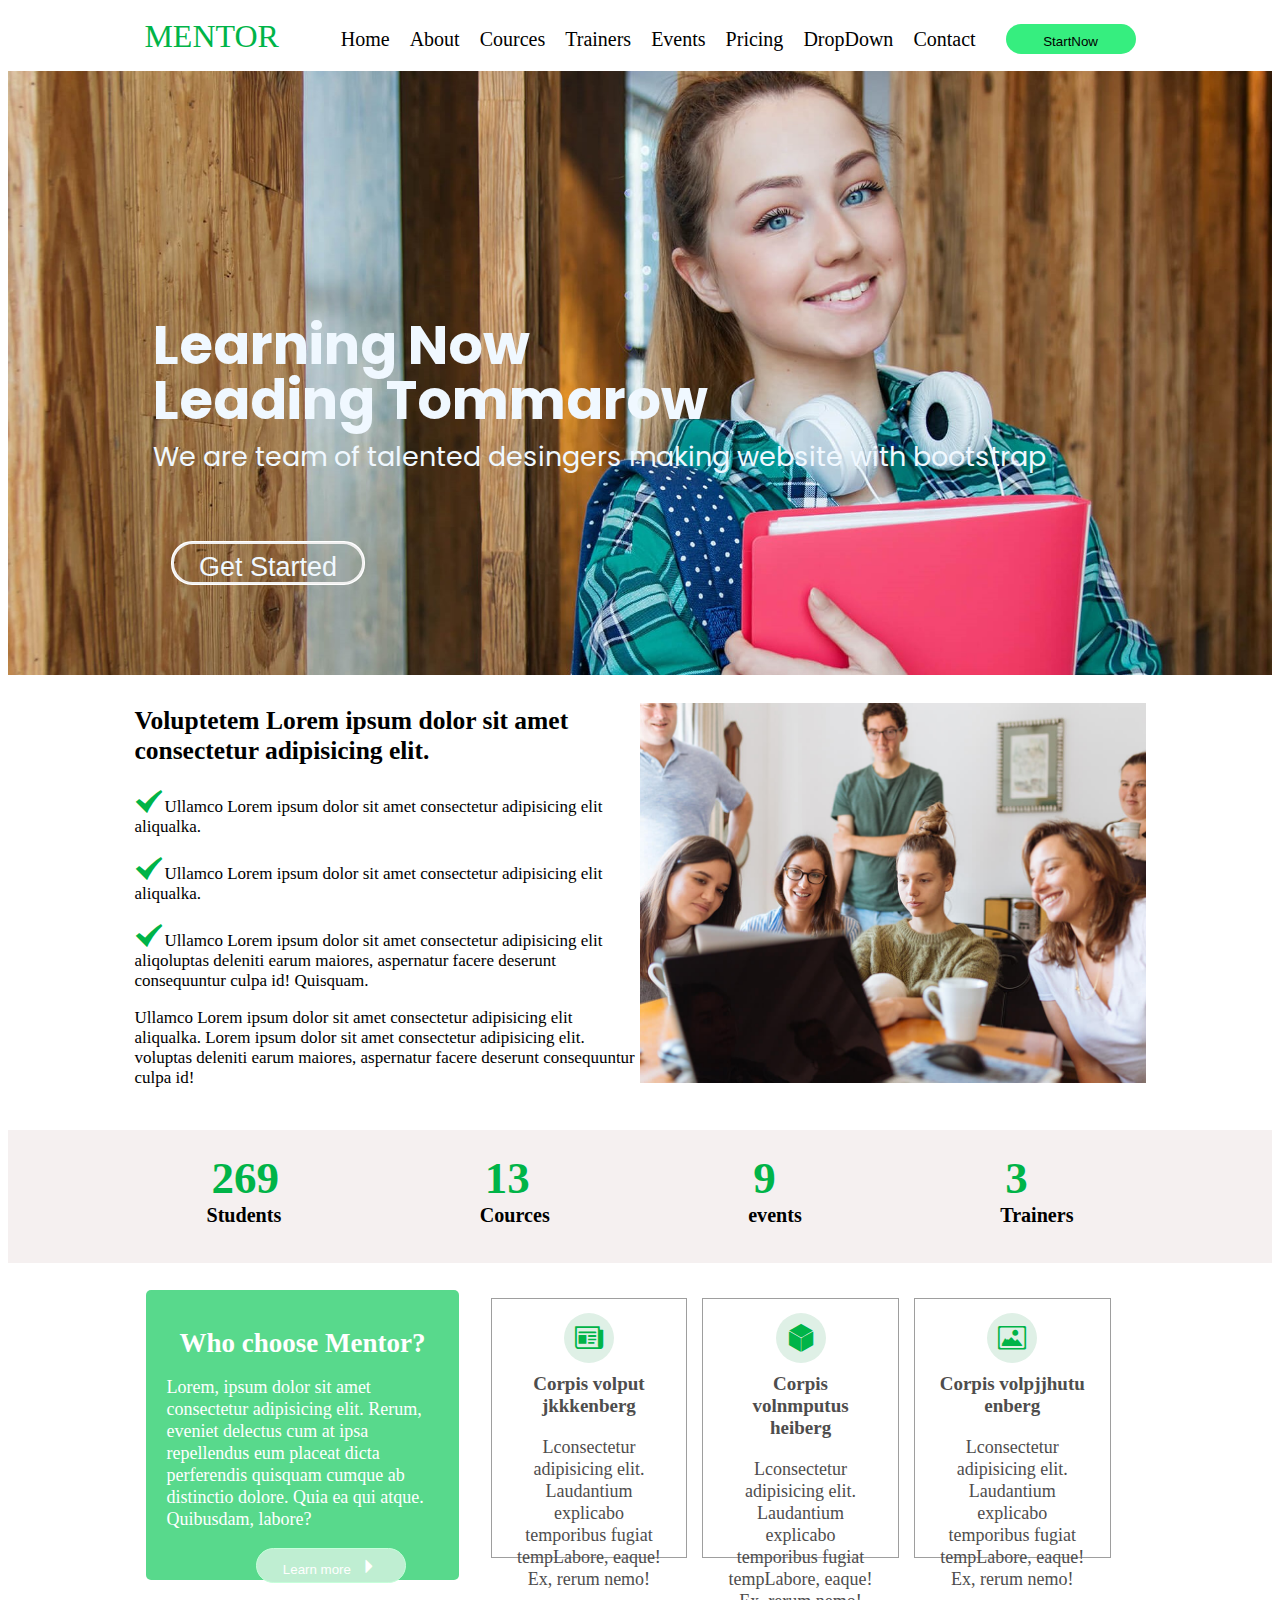
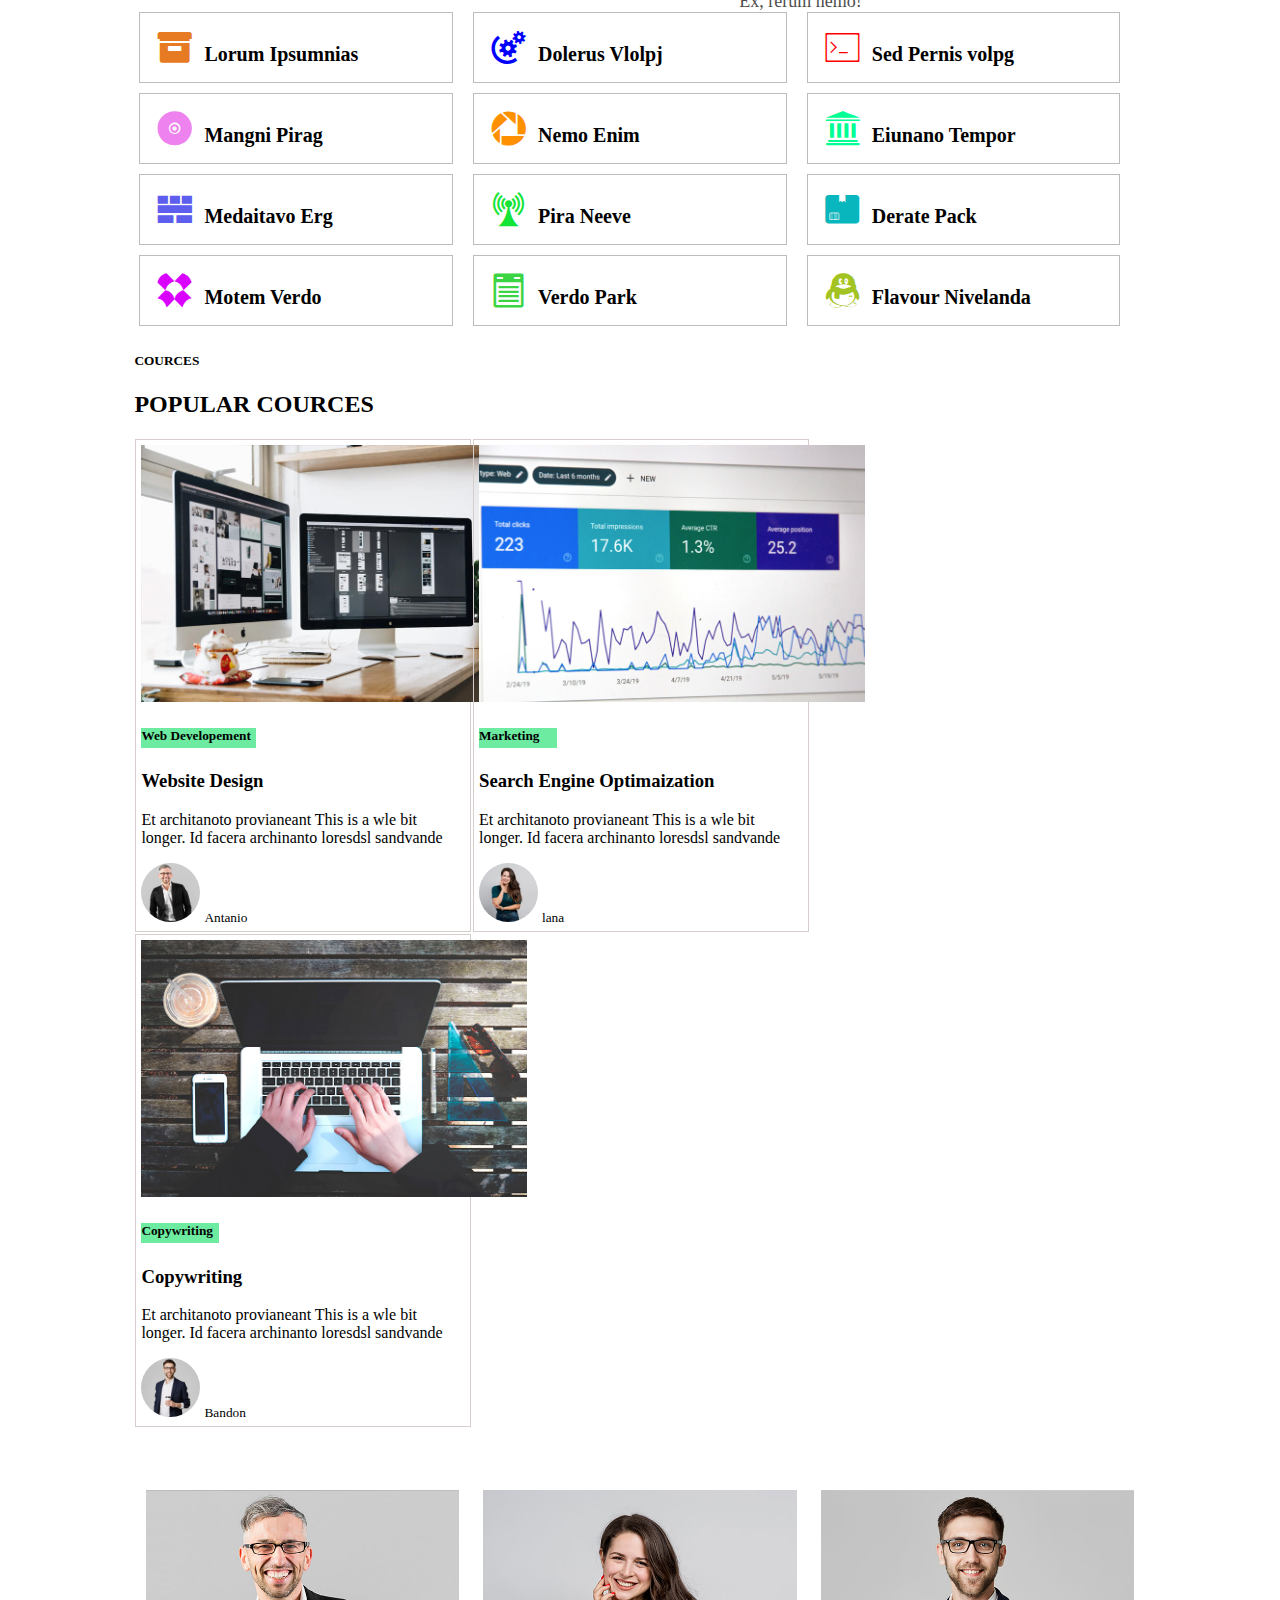
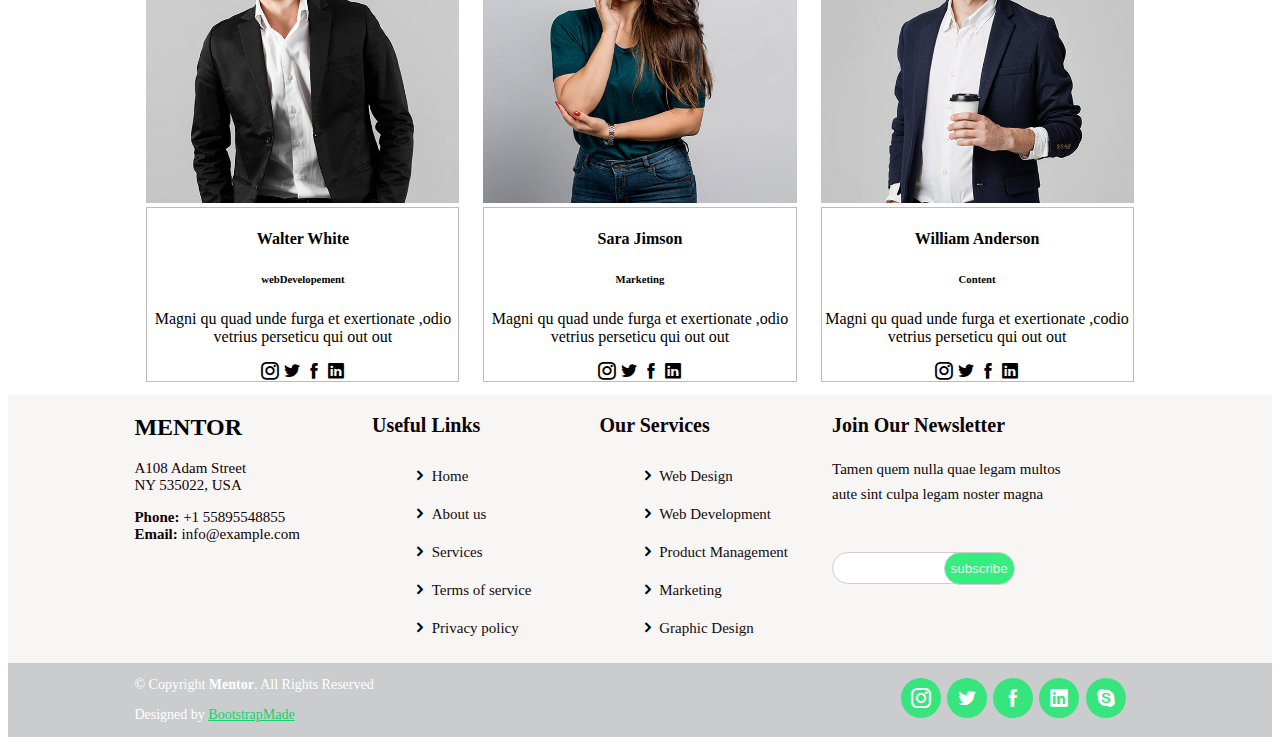
<file: docs/index.html>
<!DOCTYPE html>
<html lang="en">
<head>
    <meta charset="UTF-8">
    <meta http-equiv="X-UA-Compatible" content="IE=edge">
    <meta name="viewport" content="width=device-width, initial-scale=1.0">
    <title>Business-work</title>
    <link rel="stylesheet" href="css/main.css">
    <link rel="stylesheet" href="css/icofont.css">
    <link href="https://fonts.googleapis.com/css2?family=Open+Sans:wght@300;400;500;600;700;800&family=Poppins:wght@300;400;500;600;700;800;900&family=Raleway:wght@200;300;400;500;600;700;800;900&display=swap" rel="stylesheet">

</head>
<body>
    <div class="mani">
    <div class="container">
        <div class="header">
            <div class="logo">MENTOR</div>
            <div class="nav"><a><li>Home</li></a><a><li>About</li></a><a></a><li>Cources</li></a><a><li>Trainers</li></a><a></a><li>Events</li></a><a><li>Pricing</li></a><a><li>DropDown</li></a><a><li>Contact</li></a><button>StartNow</button>
            </div>
        </div>
    </div> 
</div> 
    
        <div class="banner">
            <div class="flex">
                <img src="images/r.jpg" alt="aboutimg">
            </div>
            <div class="about">
                <h1>Learning Now</h1>
                <h1>Leading Tommarow</h1>
                <p>We are team of talented desingers making website with bootstrap</p>
                <button>Get Started</button>
            </div>
        </div>
    </div>
    <div class="container">
        <div class="section">
            <div class="text">
                <h2>Voluptetem  Lorem ipsum dolor sit amet consectetur adipisicing elit.</h2>
          <p><i class="icofont-tick-mark"></i>Ullamco  Lorem ipsum dolor sit amet consectetur adipisicing elit aliqualka.</p>
          <p><i class="icofont-tick-mark"></class=></i>Ullamco  Lorem ipsum dolor sit amet consectetur adipisicing elit aliqualka.</p>
          <p><i class="icofont-tick-mark"></i>Ullamco  Lorem ipsum dolor sit amet consectetur adipisicing elit aliqoluptas deleniti earum maiores, aspernatur facere deserunt consequuntur culpa id! Quisquam.</p>
          <p>Ullamco  Lorem ipsum dolor sit amet consectetur adipisicing elit aliqualka. Lorem ipsum dolor sit amet consectetur adipisicing elit. voluptas deleniti earum maiores, aspernatur facere deserunt consequuntur culpa id! </p>
            </div>
          <div class="imagesection">
            <img src="about.jpg" alt="i">
          </div>
         </div>
       </div>  
           <div class="achives">
            <div class="students"><H2>269</H2>
            <h6>Students</h6></div>
            <div class="cources"><H2>13</H2>
                <h6>Cources</h6></div>
            <div class="events"><H2>9</H2>
                <h6>events</h6></div>
            <div class="trainers"><H2>3</H2>
                <h6>Trainers</h6></div>
           </div>
         </div>
    </div>
      <div class="mentor">
        <div class="why">
            <h2>Who choose Mentor?</h2>
            <p>Lorem, ipsum dolor sit amet consectetur adipisicing elit. Rerum, eveniet delectus cum at ipsa repellendus eum placeat dicta perferendis quisquam cumque ab distinctio dolore. Quia ea qui atque. Quibusdam, labore?</p>
            <button>Learn more<i class="icofont-caret-right"></i></button>
        </div>
        <div class="boxing">
        <div class="one"><i class="icofont-newspaper"></i><h3></i>Corpis volput jkkkenberg</h3>
        <p>Lconsectetur adipisicing elit. Laudantium explicabo temporibus fugiat tempLabore, eaque! Ex, rerum nemo!</p></div>
        <div class="two"><i class="icofont-cube"><br></i><h3>Corpis volnmputus heiberg</h3>
            <p>Lconsectetur adipisicing elit. Laudantium explicabo temporibus fugiat tempLabore, eaque! Ex, rerum nemo!</p></div>
            <div class="three"><i class="icofont-image"><br></i><h3>Corpis volpjjhutu enberg</h3>
                <p>Lconsectetur adipisicing elit. Laudantium explicabo temporibus fugiat tempLabore, eaque! Ex, rerum nemo!</p></div>
            </div>
      </div>
      <div class="container">
        <div class="feature">
          
        <div class="first"><h4><i  style="color:rgb(230, 123, 36);" class="icofont-archive "></i>Lorum Ipsumnias</h4></div>
        <div class="first"><h4><i style="color:blue;" class="icofont-automation"></i>Dolerus Vlolpj</h4></div>
        <div class="first"><h4><i  style="color :red;"class="icofont-console"></i>Sed Pernis volpg</h4></div>
        <div class="first"><h4><i  style="color:violet;"class="icofont-disc"></i>Mangni Pirag</h4></div>
        <div class="first"><h4><i  style="color:rgb(255, 145, 0);"class="icofont-picasa"></i>Nemo Enim</h4></div>
        <div class="first"><h4><i  style="color:rgb(0, 255, 149);"class="icofont-institution"></i>Eiunano Tempor</h4></div>
        <div class="first"><h4><i  style="color:rgb(93, 93, 238);"class="icofont-layout"></i>Medaitavo Erg</h4></div>
        <div class="first"><h4><i  style="color:rgb(20, 228, 54);"class="icofont-network-tower"></i>Pira Neeve</h4></div>
        <div class="first"><h4><i  style="color:rgb(8, 183, 189);"class="icofont-package"></i>Derate Pack</h4></div>
        <div class="first"><h4><i  style="color:rgb(217, 0, 255);"class="icofont-dotcms"></i>Motem Verdo</h4></div>
        <div class="first"></i><h4><i  style="color:rgb(59, 213, 67);"class="icofont-list"></i>Verdo Park</h4></div>
        <div class="first"><h4><i  style="color:rgb(163, 195, 34);" class="icofont-qq"></i>Flavour Nivelanda</h4></div>
   </div>
      </div>
       <div class="container">
        <h5>COURCES</h5>
        <div class="cources"><H2>POPULAR COURCES</H2></div>
        <div class="card-group">
            <div class="card">
              <img src="imaged/course-1.jpg" class="card-img-top" alt="...">
              <div class="card-bod">
                <h5 class="card-title1">Web Developement</h5>
                
                <h3 class="card-title">Website Design</h3>
                <p class="card-text"> Et architanoto provianeant This is a wle bit longer. Id facera archinanto loresdsl sandvande</p>
              </div>
              <div class="card-footer">
                <div class="small"><img src="images/trainers/trainer-1.jpg" alt="">
                <small class="text-muted">Antanio</small></div>
              </div>
            </div>
            <div class="card">
              <img src="imaged/course-2.jpg" class="card-img-top" alt="...">
              <div class="card-body">
                <h5 class="card-titlem">Marketing</h5>
                <h3 class="card-title">Search Engine Optimaization</h3>
                <p class="card-text">Et architanoto provianeant This is a wle bit longer. Id facera archinanto loresdsl sandvande</p>
              </div>
              <div class="card-footer">
                <div class="small"><img src="images/trainers/trainer-2.jpg" alt="">
                <small class="text-muted">lana</small></div>
              </div>
            </div>
            <div class="card">
              <img src="imaged/course-3.jpg" class="card-img-top" alt="...">
              <div class="card-body">
                <h5 class="card-titlec">Copywriting</h5>
                <h3 class="card-title">Copywriting</h3>
                <p class="card-text">Et architanoto provianeant This is a wle bit longer. Id facera archinanto loresdsl sandvande</p>
              </div>
              <div class="card-footer">   <div class="small"><img src="images/trainers/trainer-3.jpg" alt="">
                <small class="text-muted">Bandon</small></div>

              </div>
            </div>
          </div>
          </div>
        <!-- teams -->

<div class="team">
    <div class="container"> 
        <div class="flex-container">
            <div class="team-sec">
                <div class="team-box">
                    <div class="propic">
                        <img src="images/trainers/trainer-1.jpg" alt="">
                    </div>
                    <div class="team-content">
                        <h4>Walter White</h4>
                        <h6>webDevelopement</h6>
                        <p>Magni qu quad unde furga et exertionate ,odio vetrius perseticu qui out out</p>
                        <div class="icon">
                            <i class="icofont-instagram"></i>
                            <i class="icofont-twitter"></i>
                            <i class="icofont-facebook"></i>
                            <i class="icofont-linkedin"></i>
                       </div>
                    </div>
                </div>
            </div>
            <div class="team-sec">
                <div class="team-box">
                    <div class="propic">
                        <img src="images/trainers/trainer-2.jpg" alt="">
                    </div>
                    <div class="team-content">
                        <h4>Sara Jimson</h4>
                        <h6>Marketing</h6>
                        <p>Magni qu quad unde furga et exertionate ,odio vetrius perseticu qui out out</p>
                        <div class="icon">
                            <i class="icofont-instagram"></i>
                            <i class="icofont-twitter"></i>
                            <i class="icofont-facebook"></i>
                            <i class="icofont-linkedin"></i>
                       </div>
                    </div>
                </div>
            </div>
            <div class="team-sec">
                <div class="team-box">
                    <div class="propic">
                        <img src="images/trainers/trainer-3.jpg" alt="">
                    </div>
                    <div class="team-content">
                        <h4>William Anderson</h4>
                        <h6>Content</h6>
                        <p>Magni qu quad unde furga et exertionate ,codio vetrius perseticu qui out out</p>
                        <div class="icon">
                            <i class="icofont-instagram"></i>
                            <i class="icofont-twitter"></i>
                            <i class="icofont-facebook"></i>
                            <i class="icofont-linkedin"></i>
                       </div>
                    </div>
                </div>
            </div>
            
        </div>      
    </div>       
</div>
</div>
<footer>
<div class="container"> 
 <div class="flex-footer">
            <div class="footer-list">
                <div class="footer-contact">
                    <h2>MENTOR</h2>
                    <p>A108 Adam Street<br>
                        NY 535022, USA</p>
                    <p><strong>Phone:</strong> +1 55895548855<br>
                       <strong>Email:</strong> info@example.com</p>
                   
                </div>
            </div>
            <div class="footer-list">
                <div class="footer-links">
                    <h3>Useful Links</h3>
                    <ul>
                        <li><i class="icofont-rounded-right"></i><a href="#"> Home</a></li>
                        <li><i class="icofont-rounded-right"></i><a href="#"> About us</a></li>
                        <li><i class="icofont-rounded-right"></i><a href="#"> Services</a></li>
                        <li><i class="icofont-rounded-right"></i><a href="#"> Terms of service</a></li>
                        <li><i class="icofont-rounded-right"></i><a href="#"> Privacy policy</a></li>
                    </ul>
                </div>
            </div>
            <div class="footer-list">
                    <h3>Our Services</h3>
                    <ul>
                        <li><i class="icofont-rounded-right"></i><a href="#"> Web Design</a></li>
                        <li><i class="icofont-rounded-right"></i><a href="#"> Web Development</a></li>
                        <li><i class="icofont-rounded-right"></i><a href="#"> Product Management</a></li>
                        <li><i class="icofont-rounded-right"></i><a href="#"> Marketing</a></li>
                        <li><i class="icofont-rounded-right"></i><a href="#"> Graphic Design</a></li>
                    </ul>
                
            </div>
            <div class="footer-list footer-newsletter">
                <h3> Join Our Newsletter</h3>
                <p>Tamen quem nulla quae legam multos aute sint culpa legam noster magna</p>
                <form class="footer-form">
                    <input class="footer-email" type="email" name="email" >
                   <button id ="subscribe">subscribe</button>
                </form>
            </div>
        </div>
    </div>
</div>
</div>
</footer>
<!-- 
--//foter endsl
//legal// -->

<div class="legel">
    <div class="container">
        <div class="displaly">
        <div class="flex-legel">
            <p>© Copyright <strong>Mentor</strong>. All Rights Reserved</p>
            <p>Designed by <a href="#">BootstrapMade</a>
            </p>
         </div>
             <div class="icon1">
                <i class="icofont-instagram"></i>
                <i class="icofont-twitter"></i>
                <i class="icofont-facebook"></i>
                <i class="icofont-linkedin"></i>
                <i class="icofont-skype"></i>
           </div>
        </div>
    </div>
    </div>
</div>

</body>
</html>
</file>
<file: docs/css/main.css>
.container{
    width: 80%;
    margin: 0 auto;
    height: auto;
}
.body{
    font-family:'Open Sans', sans-serif;
  
}
.mani{
    position: relative;
}
.header{
    display: flex;
    justify-content: space-between;
   padding: 10px;
   position: sticky;
 

}
.logo{
    font-size: 32px;
    color:  rgb(0, 180, 72);

}
.header li{
display: inline-block;
padding: 10px;
}
.header button{
    padding: 10px;
    background-color: rgb(54, 238, 127);
    align-items: center;
    border-radius: 40px;
    width: 130px;
    height: 30px;
    border: 0px;
    align-items: center;
    justify-content: center;
   margin-left: 20px;
  

}
.text i{
    font-size: 28px;
}
.nav{
    font-size: 20px;
}
.nav :hover{
    color:  rgb(0, 180, 72);
}
.flex img{
    position: relative;
    height: auto;
    width: 100%;
    margin-bottom: 5px;

}
.about{
 position: absolute;
 top: 300px;
 left: 153px;
 color: aliceblue;
 font-size: 27px;
 line-height: 19px;
 font-family: 'Poppins', sans-serif;
}

.about button{
    padding: 10px;
    border-radius: 40px;
    width: 190px;
    height: 40px;
    border: 1px;
    align-items: center;
    justify-content: center;
   margin-left: 20px;
   line-height: 28px;
   font-size: 27px;
   background: transparent;
   outline: auto rgb(241, 240, 240);
   color: aliceblue;
   position: relative;
   top: 50px;
}

.section{
    display: flex;
    width: 100%;
    height: auto;
    margin-bottom: 25px;
}
.imagesection {
    width: 50%;
    height: auto;
}
.imagesection img{
    width: 100%;
    height: auto;
    margin-top: 19px;
    
}
.text{
    width: 50%;
    font-size: 17px;
}
.text i{
    font-size: 30px;
    color:  rgb(0, 180, 72);
}

.achives{
    display: flex;
    justify-content: space-evenly;
    font-size: 30px;
    line-height: 1px;
    background-color: rgb(245, 240, 240);
}
.achives h2{
    position: relative;
    top: 11px;
    left: 5px;
    color:  rgb(0, 180, 72);
    align-items: center;
}
.mentor{
    display: flex;
    width: 80%;
    margin: 0 auto;
    height: auto;
    line-height: 22px;
    padding: 15px;
}
.why{
    width: 30%;
    height: 250px;
    background-color:  rgb(88, 217, 140);
    align-items: center;
    justify-content: center;
    border: 1px;
    font-size: 18px;
    margin: 12px;
    border-radius: 5px;
    padding: 20px;
    color: white;
}
.why h2{
    display: flex;
    align-items: center;
    justify-content: center;}
.why button
{
    background-color:  rgb(191, 238, 210);
    border-radius: 40px;
    width: 150px;
    height: 35px;
    align-items: center;
    justify-content: center;
    position: relative;
    left: 90px;
    border: 1px solid rgb(198, 258, 218);
    appearance: none;
    color: white;

}
.why  i{
    font-size: 22px;
    padding-left: 7px;
}
.boxing{
    display: flex;
    width: 70%;
    margin: 20px;
    height: auto;
    margin-top: 10px;
   


}
.boxing i{
 justify-items: center;
 align-items: center;
 padding: 9px;
 margin: 10px;
 font-size: 32px;
 width: 50px;
 height: 50px;
 background-color:  rgb(223, 240, 230);
 border-radius: 50px;
 color:  rgb(0, 180, 72);

}
.boxing h3{
    font-size: 19px;}

.one,
.two,
.three{
    color: rgb(78, 77, 77);
    font-size: 18px;
    line-height: 22px;
    margin-right: 15px;
    border: 1px solid rgb(158, 158, 158);
    justify-items: center;
 align-items: center;
 padding: 23px;
 text-align: center;
 margin-top: 10px;
 height: 212px;

}

.feature{
     width: 100%;
    height: auto;
    display: flex;
    flex-wrap: wrap;
    font-size: 20px;
}
.feature i{
    font-size: 39px;
    padding-right: 10px;
   
}
 .first{
    width: 33%;
    height: auto; 
 }
.first h4{
    border: 1px solid rgb(192, 187, 187);
    padding: 15px;
    margin: 5px;
    margin-right: 15px;
}
.flex-div{
    display: flex;
    width: 100%;
    height: auto;
    flex-wrap: wrap;
}
.first img{
width: 100%};

.web{
    display: flex;
    display: inline-block;
    justify-content: space-between;
    width: 100%;
}
.flex-container{
    display: flex;
}
.team{
    margin-top: 50px;
}
.team-sec{
    width: 33%;
    text-align: center;
    
    margin: 2px;
   
}
.team-box{
    padding: 5px;
    margin: 5px;
   
}
.propic{
    width: 100%;

}
.propic img{
    width: 100%;
    height: auto;
    border-top: 0px;
    margin-top: 0%;
}
.team-content i{
    font-size: large;
   
}

.team-content {
border: 1px solid rgb(192, 187, 187);
margin-top: 0%;
}
.icon i:hover{
    color:  rgb(88, 217, 140);
    transform: scale(1.1);
}
/* footer */

.footer{
    background-color: #e6e9ec;
    padding-top: 60px;
    padding-bottom: 50px;
    color: black;
    line-height: 1px;
}
footer{
    background-color: rgb(248, 245, 245);
}
.flex-footer{
    display: flex;
    width: 100%;
    
}

.footer-contact p{
    font-size: 15px;
   
    color: rgb(16, 1, 1);
   
}
 
.footer-links{
    padding-left: 5px;
}
.footer-list h3{
    color: rgb(14, 2, 2);
    font-size: 20px;
    text-decoration: none;
   
}
.footer-list ul{
    list-style: none;
    text-decoration: none;
}
.footer-list{
    width :23%;
}
.footer-list ul li a {
    text-decoration: none;
    font-size: 15px;
    color: rgb(20, 12, 12);
}
.footer-list ul li{
    padding: 10px 0;
}
.footer-list ul li i{
    font-size: 16px;
  
}
.footer-list ul li a:hover{
    color: #28e38c;
}
.footer-newsletter p{
    font-size: 15px;
    line-height: 25px;
    color: rgb(12, 8, 8);
    
}
.footer-form{
    display: flex;
    padding-top: 30px;
    padding-right: 10px;
}
.footer-form button{
  color: #e8eeec;
  border-radius: 50px;
  width: 220px;
  background-color:rgb(54, 238, 127);
  position: relative;
  right :40px;

  border: 1px solid rgb(208, 205, 205);
  height: 33px;
}
.footer-email{
    width: 210%;
    padding:0 35px;
    height: 30px;
    border: 1px;
    border-radius: 40px;
    
    border: 1px solid rgb(208, 205, 205);
}
.footer-submit{
    padding: 0 25px;
    background-color: #38e47d;
    color: rgb(11, 3, 3);
    font-size: 16px;
    border: 0;
}
.propic{
    font-style: italic;
}
///
///

.flex-legel{
   
    text-align: center;
    padding-top: 30px;
    padding-bottom: 20px;
    line-height: 0px;
}
.legel{
    background-color: #cacccd;
   margin: 0px;
    color: black;
   
}
.legel a{
   
    color: #0ed36d;
}
.legel p{
    color: #fff;
    font-size: 14px;
    padding: top 0px;
    
}
.displaly{
    display: flex;
    justify-content: space-between;
}
.icon1{
    display: inline-block;
    justify-content: center;
    align-items: center;
    margin: 20px;
    font-size: 25px;
    
}
.icon1 i{
    background-color: #38e47d;
    border-radius: 100%;
    color: white;
    font-size: 20px;
    padding: 10px;
    align-items: center;
    justify-content: center;
}
.icon1 i:hover{
color: #01411b;}
//
//
.card-group{
    display: flex;
    flex-wrap: wrap;
    width: 80%;
    margin: 0 auto;

    
}
.card-group{
    display: flex;
    flex-wrap: wrap;
    width: 100%;
    margin: 0 auto;
    
}
.card img{
    width: 386px;
    height: auto;
}
.card{
    width: 32%;
    padding: 6px;
    border: 1px solid rgb(216, 205, 205);
    margin: 1px;
  
}

.card-title1{
    width: 115px;
    height:20px;
    background-color: rgb(109, 235, 161);
   
}
.card-titlem{
    width: 78px;
    height:20px;
    background-color: rgb(109, 235, 161);
}
.card-titlec{
    width: 78px;
    height: 20px;
    background-color: rgb(109, 235, 161);
}
.card img{
    width: 386px;
    height: auto;
}
.card{
    width: 32%;
    padding: 5px;
    border: 1px solid rgb(216, 205, 205);
    margin: 1px;
  
}

.card-title1{
    width: 115px;
    height:20px;
    background-color: rgb(109, 235, 161);
   
}
.card-titlem{
    width: 78px;
    height:20px;
    background-color: rgb(109, 235, 161);
}
.card-titlec{
    width: 78px;
    height: 20px;
    background-color: rgb(109, 235, 161);
}

.small img{
    width:59px;
    height: auto;
    border-radius: 100%;
}
</file>
